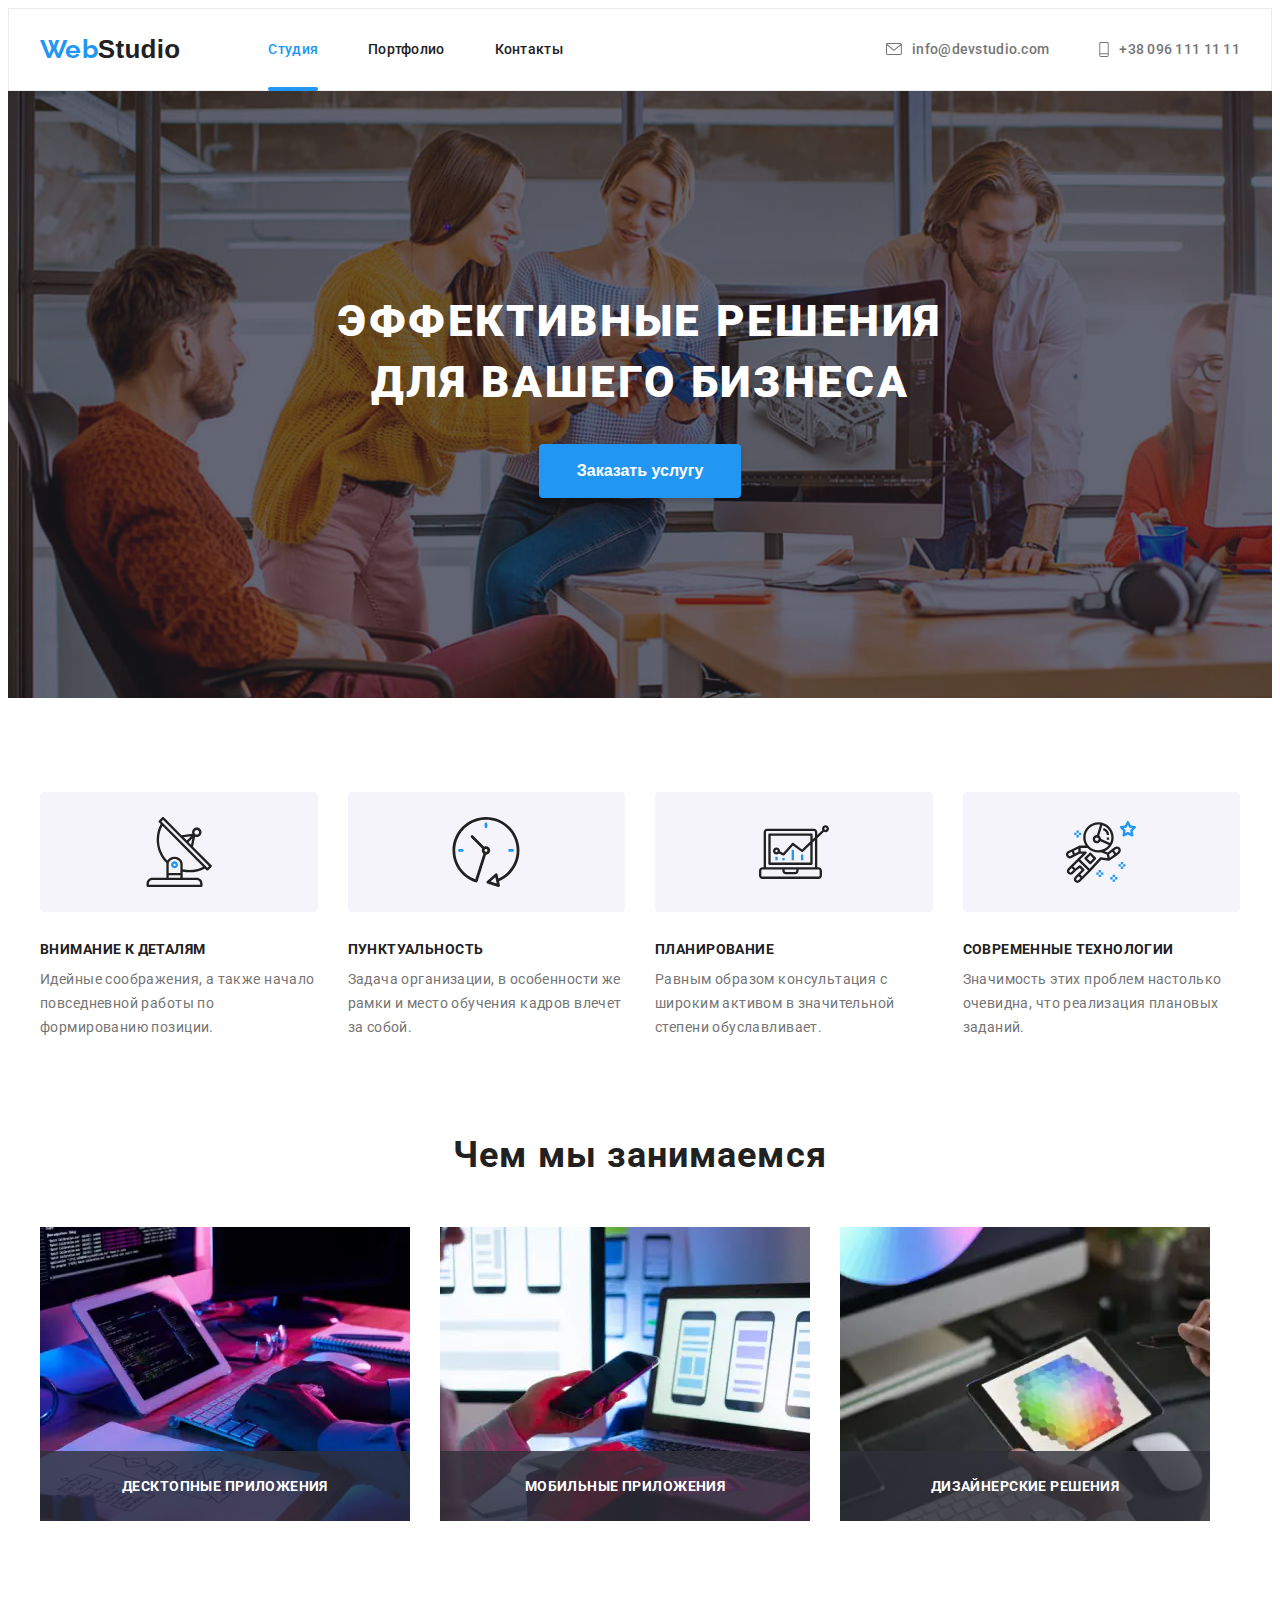
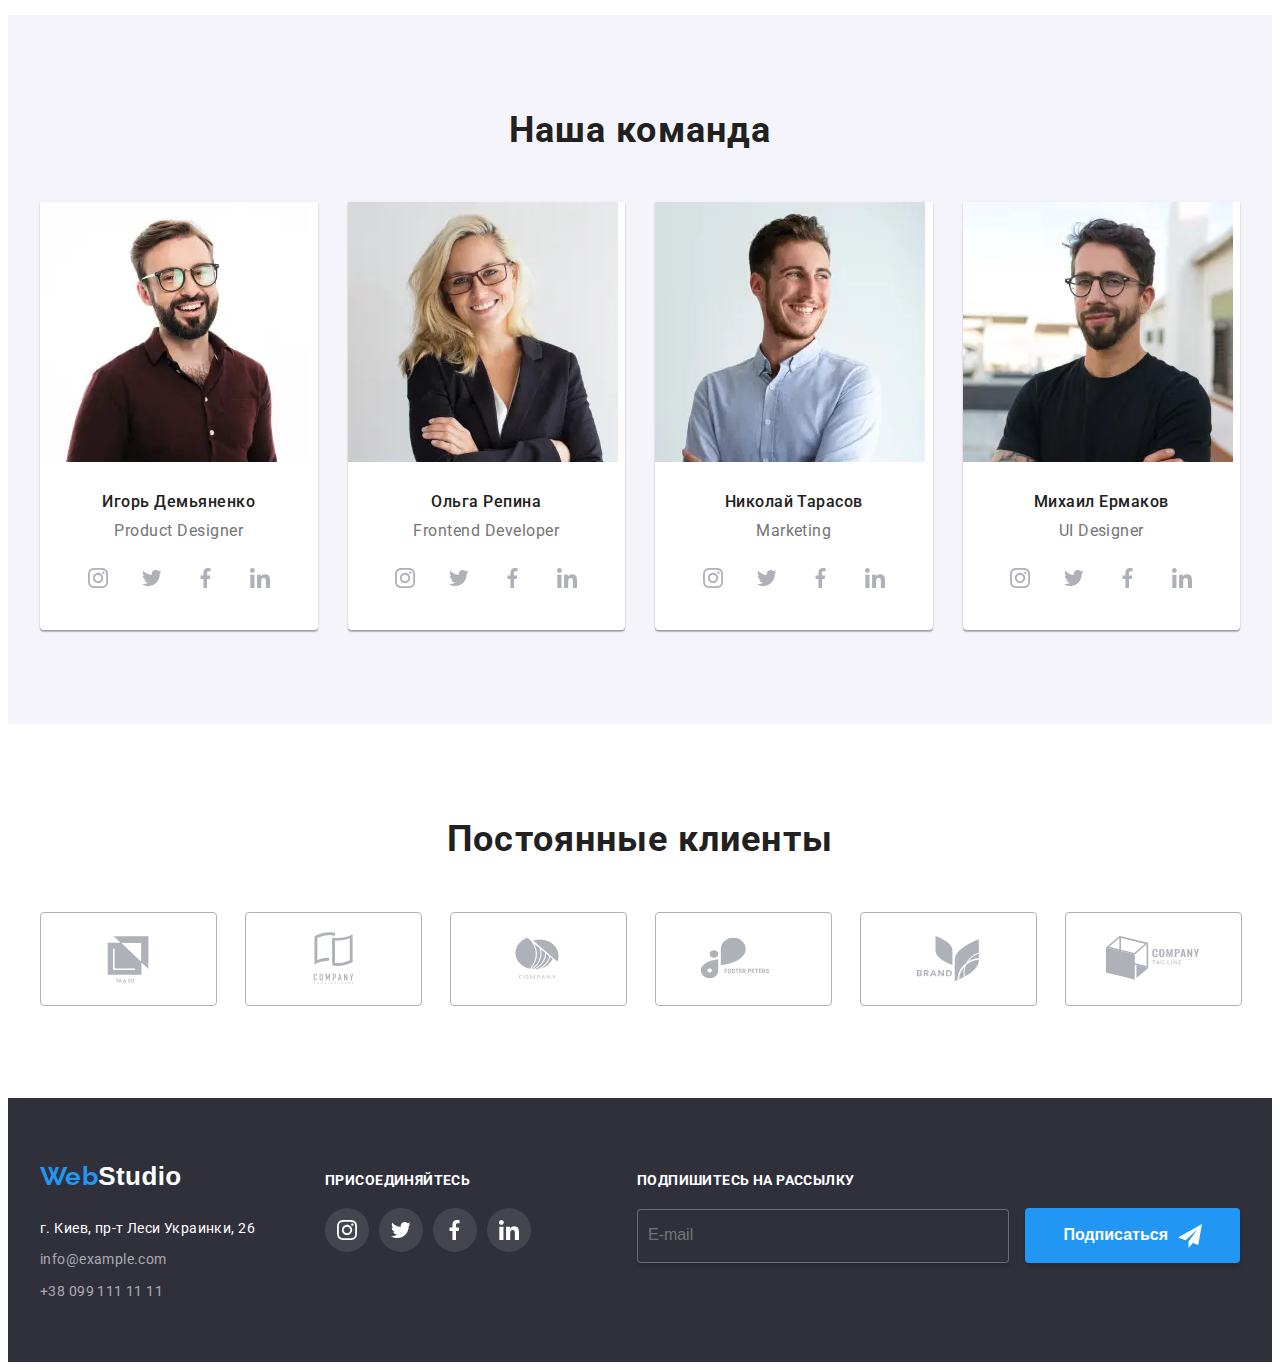
<file: index.html>
<!DOCTYPE html>
<html lang="ru">
  <head>
    <meta charset="UTF-8" />
    <meta http-equiv="X-UA-Compatible" content="IE=edge" />
    <meta name="viewport" content="width=, initial-scale=1.0" />
    <title>HomeWork7</title>
    <link
      rel="stylesheet"
      href="https://cdnjs.cloudflare.com/ajax/libs/modern-normalize/1.1.0/modern-normalize.min.css"
      integrity="sha512-wpPYUAdjBVSE4KJnH1VR1HeZfpl1ub8YT/NKx4PuQ5NmX2tKuGu6U/JRp5y+Y8XG2tV+wKQpNHVUX03MfMFn9Q=="
      crossorigin="anonymous"
      referrerpolicy="no-referrer"
    />
    <link
      href="https://fonts.googleapis.com/css2?family=Raleway:wght@700&family=Roboto:wght@400;500;700;900&display=swap"
      rel="stylesheet"
    />
    <link rel="stylesheet" href="./css/main.min.css" />
  </head>
  <body>
    <header class="header">
      <div class="header__container container">
        <nav class="nav">
          <a href="./index.html" lang="en" class="logo link">
            Web<span class="logo__web-header">Studio</span>
          </a>
          <ul class="nav__list list">
            <li>
              <a href="./index.html" class="nav__link link nav__link_current"
                >Студия</a
              >
            </li>
            <li>
              <a href="./portfolio.html" class="nav__link link">Портфолио</a>
            </li>
            <li>
              <a href="./contacts.html" class="nav__link link">Контакты</a>
            </li>
          </ul>
        </nav>

        <ul class="header-contact list">
          <li class="header-contact__list">
            <a
              href="mailto:info@devstudio.com"
              target="_blank"
              class="header-contact__mail link"
            >
              <svg class="header-contact__icon" width="16" height="12">
                <use href="./images/icons/sprite.svg#icon-mail"></use>
              </svg>
              info@devstudio.com
            </a>
          </li>
          <li class="header-contact__list">
            <a href="tel:+380961111111" class="header-contact__tel link">
              <svg class="header-contact__icon" width="10" height="15">
                <use href="./images/icons/sprite.svg#icon-tel"></use>
              </svg>
              +38 096 111 11 11
            </a>
          </li>
        </ul>

        <button type="button" class="button__menu-burgher" data-menu-open>
          <svg class="icon__menu-burgher" width="40" height="40">
            <use href="./images/icons/sprite.svg#icon-menu_burgher"></use>
          </svg>
        </button>
      </div>
      <div class="mobile-menu" data-menu>
        <div class="container mobile-menu__container">
          <button class="mobile-menu__close-btn" data-menu-close>
            <svg class="mobile-menu__close-icon" width="40" height="40">
              <use href="./images/icons/sprite.svg#mobile-menu-close"></use>
            </svg>
          </button>
          <ul class="mobile-menu__nav list">
            <li class="mobile-menu__item">
              <a
                href="./index.html"
                class="mobile-menu__link link mobile-menu__current"
                >Студия</a
              >
            </li>
            <li class="mobile-menu__item">
              <a href="./portfolio.html" class="mobile-menu__link link"
                >Портфолио</a
              >
            </li>
            <li class="mobile-menu__item">
              <a href="./contacts.html" class="mobile-menu__link link"
                >Контакты</a
              >
            </li>
          </ul>
          <div class="mobile-bottom">
            <ul class="mobile-contact__list list">
              <li class="mobile-contact__item">
                <a href="tel:+380961111111" class="mobile-contact__link link"
                  >+38 096 111 11 11</a
                >
              </li>
              <li class="mobile-contact__item">
                <a
                  href="mailto:info@devstudio.com"
                  class="mobile-contact__link link"
                  >info@devstudio.com</a
                >
              </li>
            </ul>
            <ul class="mobile-social__list list">
              <li class="mobile-social__item">
                <a href="" class="mobile-social__link link">Instagram</a>
              </li>
              <li class="mobile-social__item">
                <a href="" class="mobile-social__link link">Twitter</a>
              </li>
              <li class="mobile-social__item">
                <a href="" class="mobile-social__link link">Facebook</a>
              </li>
              <li class="mobile-social__item">
                <a href="" class="mobile-social__link link">Linkedin</a>
              </li>
            </ul>
          </div>
        </div>
      </div>
    </header>

    <main>
      <section class="hero">
        <div class="hero__container container">
          <h1 class="hero__title">Эффективные решения для вашего бизнеса</h1>
          <button type="button" class="button primary" data-modal-open>
            Заказать услугу
          </button>
        </div>
      </section>

      <section class="description">
        <div class="container">
          <h2 class="section-title visually-hidden">Описание</h2>
          <ul class="description__list list">
            <li>
              <div class="description__box">
                <svg class="description__icon" width="70" height="70">
                  <use href="./images/icons/sprite.svg#icon-anten"></use>
                </svg>
              </div>

              <h3 class="description__card-title">Внимание к деталям</h3>
              <p>
                Идейные соображения, а также начало повседневной работы по
                формированию позиции.
              </p>
            </li>
            <li>
              <div class="description__box">
                <svg class="description__icon" width="70" height="70">
                  <use href="./images/icons/sprite.svg#icon-clock"></use>
                </svg>
              </div>

              <h3 class="description__card-title">Пунктуальность</h3>
              <p>
                Задача организации, в особенности же рамки и место обучения
                кадров влечет за собой.
              </p>
            </li>
            <li>
              <div class="description__box">
                <svg class="description__icon" width="70" height="70">
                  <use href="./images/icons/sprite.svg#icon-diagram"></use>
                </svg>
              </div>
              <h3 class="description__card-title">Планирование</h3>
              <p>
                Равным образом консультация с широким активом в значительной
                степени обуславливает.
              </p>
            </li>
            <li>
              <div class="description__box">
                <svg class="description__icon" width="70" height="70">
                  <use href="./images/icons/sprite.svg#icon-astronaut"></use>
                </svg>
              </div>
              <h3 class="description__card-title">Современные технологии</h3>
              <p>
                Значимость этих проблем настолько очевидна, что реализация
                плановых заданий.
              </p>
            </li>
          </ul>
        </div>
      </section>

      <section class="occupation">
        <div class="container">
          <h2 class="section-title">Чем мы занимаемся</h2>
          <ul class="occupation__image-list list">
            <li class="occupation__image-item">
              <picture class="picture">
                <source srcset="./images/occupation/img3.webp 1x, ./images/occupation/img3@2x.webp 2x" media="(min-width: 1200px)" type="image/webp"/>
                <source srcset="./images/occupation/img3.jpg 1x, ./images/occupation/img3@2x.jp 2x" media="(min-width: 1200px)"/>
                <img src="#" alt="Работа в процессе" width="370" height="294" />
              </picture>
              <div class="occupation__image-box">
                <p class="occupation__image-title">Десктопные приложения</p>
              </div>
            </li>
            <li class="occupation__image-item">
              <picture class="picture">
                <source srcset="./images/occupation/img2.webp 1x, ./images/occupation/img2@2x.webp 2x" media="(min-width: 1200px)" type="image/webp" />
                <source srcset="./images/occupation/img2.jpg 1x, ./images/occupation/img2@2x.jpg 2x" media="(min-width: 1200px)" />
                <img src="#" alt="Работа в процессе" width="370" height="294" />
              </picture>
              <div class="occupation__image-box">
                <p class="occupation__image-title">Мобильные приложения</p>
              </div>
            </li>
            <li class="occupation__image-item">
              <picture class="picture">
                <source srcset="./images/occupation/img1.webp 1x, ./images/occupation/img1@2x.webp 2x" media="(min-width: 1200px)" type="image/webp" />
                <source srcset="./images/occupation/img1.jpg 1x, ./images/occupation/img1@2x.jpg 2x" media="(min-width: 1200px)" />
                <img src="#" alt="Работа в процессе" width="370" height="294" />
              </picture>
              <div class="occupation__image-box">
                <p class="occupation__image-title">Дизайнерские решения</p>
              </div>
            </li>
          </ul>
        </div>
      </section>

      <section class="team">
        <div class="container">
          <h2 class="section-title">Наша команда</h2>

          <ul class="team__list list">
            <li class="team__member">
              <picture class="picture">
                <source
                  srcset="
                    ./images/team/igori/img-dasktop.webp    1x,
                    ./images/team/igori/img-dasktop@2x.webp 2x
                  "
                  media="(min-width: 1200px)"
                  type="image/webp"
                />
                <source
                  srcset="
                    ./images/team/igori/img-dasktop.jpg    1x,
                    ./images/team/igori/img-dasktop@2x.jpg 2x
                  "
                  media="(min-width: 1200px)"
                />
                <source
                  srcset="
                    ./images/team/igori/img-tablet.webp    1x,
                    ./images/team/igori/img-tablet@2x.webp 2x
                  "
                  media="(min-width: 768px)"
                  type="image/webp"
                />
                <source
                  srcset="
                    ./images/team/igori/img-tablet.jpg    1x,
                    ./images/team/igori/img-tablet@2x.jpg 2x
                  "
                  media="(min-width: 768px)"
                />
                <source
                  srcset="
                    ./images/team/igori/img-mobile.webp    1x,
                    ./images/team/igori/img-mobile@2x.webp 2x
                  "
                  media="(max-width: 767px)"
                  type="image/webp"
                />
                <source
                  srcset="
                    ./images/team/igori/img-mobile.jpg    1x,
                    ./images/team/igori/img-mobile@2x.jpg 2x
                  "
                  media="(max-width: 767px)"
                />
                <img
                  src="./images/team/igori/img-mobile.jpg"
                  alt="Игорь Демьяненко"
                  class="team__member-img"
                />
              </picture>
              <div class="team__member-description">
                <h3 class="team__member-name">Игорь Демьяненко</h3>
                <p>Product Designer</p>

                <ul class="social-list list">
                  <li class="social-list__item">
                    <a
                      href=""
                      class="social-list__link link"
                      aria-label="instagram icon"
                    >
                      <svg class="social-list__icon" width="20" height="20">
                        <use
                          href="./images/icons/sprite.svg#icon-instagram"
                        ></use>
                      </svg>
                    </a>
                  </li>
                  <li class="social-list__item">
                    <a
                      href=""
                      class="social-list__link link"
                      aria-label="twitter icon"
                    >
                      <svg class="social-list__icon" width="20" height="20">
                        <use
                          href="./images/icons/sprite.svg#icon-twitter"
                        ></use>
                      </svg>
                    </a>
                  </li>
                  <li class="social-list__item">
                    <a
                      href=""
                      class="social-list__link link"
                      aria-label="facebook icon"
                    >
                      <svg class="social-list__icon" width="20" height="20">
                        <use
                          href="./images/icons/sprite.svg#icon-facebook"
                        ></use>
                      </svg>
                    </a>
                  </li>
                  <li class="social-list__item">
                    <a
                      href=""
                      class="social-list__link link"
                      aria-label="linkedin icon"
                    >
                      <svg class="social-list__icon" width="20" height="20">
                        <use
                          href="./images/icons/sprite.svg#icon-linkedin"
                        ></use>
                      </svg>
                    </a>
                  </li>
                </ul>
              </div>
            </li>
            <li class="team__member">
              <picture class="picture">
                <source
                  srcset="
                    ./images/team/olga/img-dasktop.webp    1x,
                    ./images/team/olga/img-dasktop@2x.webp 2x
                  "
                  media="(min-width: 1200px)"
                  type="image/webp"
                />
                <source
                  srcset="
                    ./images/team/olga/img-dasktop.jpg    1x,
                    ./images/team/olga/img-dasktop@2x.jpg 2x
                  "
                  media="(min-width: 1200px)"
                />
                <source
                  srcset="
                    ./images/team/olga/img-tablet.webp    1x,
                    ./images/team/olga/img-tablet@2x.webp 2x
                  "
                  media="(min-width: 768px)"
                  type="image/webp"
                />
                <source
                  srcset="
                    ./images/team/olga/img-tablet.jpg    1x,
                    ./images/team/olga/img-tablet@2x.jpg 2x
                  "
                  media="(min-width: 768px)"
                />
                <source
                  srcset="
                    ./images/team/olga/img-mobile.webp    1x,
                    ./images/team/olga/img-mobile@2x.webp 2x
                  "
                  media="(max-width: 767px)"
                  type="image/webp"
                />
                <source
                  srcset="
                    ./images/team/olga/img-mobile.jpg    1x,
                    ./images/team/olga/img-mobile@2x.jpg 2x
                  "
                  media="(max-width: 767px)"
                />
                <img
                  src="./images/team/olga/img-mobile.jpg"
                  alt="Ольга Репина"
                  class="team__member-img"
                />
              </picture>
              <div class="team__member-description">
                <h3 class="team__member-name">Ольга Репина</h3>
                <p>Frontend Developer</p>

                <ul class="social-list list">
                  <li class="social-list__item">
                    <a
                      href=""
                      class="social-list__link link"
                      aria-label="instgram icon"
                    >
                      <svg class="social-list__icon" width="20" height="20">
                        <use
                          href="./images/icons/sprite.svg#icon-instagram"
                        ></use>
                      </svg>
                    </a>
                  </li>
                  <li class="social-list__item">
                    <a
                      href=""
                      class="social-list__link link"
                      aria-label="twittwr icon"
                    >
                      <svg class="social-list__icon" width="20" height="20">
                        <use
                          href="./images/icons/sprite.svg#icon-twitter"
                        ></use>
                      </svg>
                    </a>
                  </li>
                  <li class="social-list__item">
                    <a
                      href=""
                      class="social-list__link link"
                      aria-label="facebook icon"
                    >
                      <svg class="social-list__icon" width="20" height="20">
                        <use
                          href="./images/icons/sprite.svg#icon-facebook"
                        ></use>
                      </svg>
                    </a>
                  </li>
                  <li class="social-list__item">
                    <a
                      href=""
                      class="social-list__link link"
                      aria-label="linkedin icon"
                    >
                      <svg class="social-list__icon" width="20" height="20">
                        <use
                          href="./images/icons/sprite.svg#icon-linkedin"
                        ></use>
                      </svg>
                    </a>
                  </li>
                </ul>
              </div>
            </li>
            <li class="team__member">
              <picture class="picture">
                <source
                  srcset="
                    ./images/team/nicolai/img-dasktop.webp    1x,
                    ./images/team/nicolai/img-dasktop@2x.webp 2x
                  "
                  media="(min-width: 1200px)"
                  type="image/webp"
                />
                <source
                  srcset="
                    ./images/team/nicolai/img-dasktop.jpg    1x,
                    ./images/team/nicolai/img-dasktop@2x.jpg 2x
                  "
                  media="(min-width: 1200px)"
                />
                <source
                  srcset="
                    ./images/team/nicolai/img-tablet.webp    1x,
                    ./images/team/nicolai/img-tablet@2x.webp 2x
                  "
                  media="(min-width: 768px)"
                  type="image/webp"
                />
                <source
                  srcset="
                    ./images/team/nicolai/img-tablet.jpg    1x,
                    ./images/team/nicolai/img-tablet@2x.jpg 2x
                  "
                  media="(min-width: 768px)"
                />
                <source
                  srcset="
                    ./images/team/nicolai/img-mobile.webp    1x,
                    ./images/team/nicolai/img-mobile@2x.webp 2x
                  "
                  media="(max-width: 767px)"
                  type="image/webp"
                />
                <source
                  srcset="
                    ./images/team/nicolai/img-mobile.jpg    1x,
                    ./images/team/nicolai/img-mobile@2x.jpg 2x
                  "
                  media="(max-width: 767px)"
                />
                <img
                  src="./images/team/nicolai/img-mobile.jpg"
                  alt="Николай Тарасов"
                  class="team__member-img"
                />
              </picture>
              <div class="team__member-description">
                <h3 class="team__member-name">Николай Тарасов</h3>
                <p>Marketing</p>

                <ul class="social-list list">
                  <li class="social-list__item">
                    <a
                      href=""
                      class="social-list__link link"
                      aria-label="instgram icon"
                    >
                      <svg class="social-list__icon" width="20" height="20">
                        <use
                          href="./images/icons/sprite.svg#icon-instagram"
                        ></use>
                      </svg>
                    </a>
                  </li>
                  <li class="social-list__item">
                    <a
                      href=""
                      class="social-list__link link"
                      aria-label="twittwr icon"
                    >
                      <svg class="social-list__icon" width="20" height="20">
                        <use
                          href="./images/icons/sprite.svg#icon-twitter"
                        ></use>
                      </svg>
                    </a>
                  </li>
                  <li class="social-list__item">
                    <a
                      href=""
                      class="social-list__link link"
                      aria-label="facebook icon"
                    >
                      <svg class="social-list__icon" width="20" height="20">
                        <use
                          href="./images/icons/sprite.svg#icon-facebook"
                        ></use>
                      </svg>
                    </a>
                  </li>
                  <li class="social-list__item">
                    <a
                      href=""
                      class="social-list__link link"
                      aria-label="linkedin icon"
                    >
                      <svg class="social-list__icon" width="20" height="20">
                        <use
                          href="./images/icons/sprite.svg#icon-linkedin"
                        ></use>
                      </svg>
                    </a>
                  </li>
                </ul>
              </div>
            </li>
            <li class="team__member">
              <picture class="picture">
                <source
                  srcset="
                    ./images/team/mihail/img-dasktop.webp    1x,
                    ./images/team/mihail/img-dasktop@2x.webp 2x
                  "
                  media="(min-width: 1200px)"
                  type="image/webp"
                />
                <source
                  srcset="
                    ./images/team/mihail/img-dasktop.jpg    1x,
                    ./images/team/mihail/img-dasktop@2x.jpg 2x
                  "
                  media="(min-width: 1200px)"
                />
                <source
                  srcset="
                    ./images/team/mihail/img-tablet.webp    1x,
                    ./images/team/mihail/img-tablet@2x.webp 2x
                  "
                  media="(min-width: 768px)"
                  type="image/webp"
                />
                <source
                  srcset="
                    ./images/team/mihail/img-tablet.jpg    1x,
                    ./images/team/mihail/img-tablet@2x.jpg 2x
                  "
                  media="(min-width: 768px)"
                />
                <source
                  srcset="
                    ./images/team/mihail/img-mobile.webp    1x,
                    ./images/team/mihail/img-mobile@2x.webp 2x
                  "
                  media="(max-width: 767px)"
                  type="image/webp"
                />
                <source
                  srcset="
                    ./images/team/mihail/img-mobile.jpg    1x,
                    ./images/team/mihail/img-mobile@2x.jpg 2x
                  "
                  media="(max-width: 767px)"
                />
                <img
                  src="./images/team/mihail/img-mobile.jpg"
                  alt="Михаил Ермаков"
                  class="team__member-img"
                />
              </picture>
              <div class="team__member-description">
                <h3 class="team__member-name">Михаил Ермаков</h3>
                <p>UI Designer</p>

                <ul class="social-list list">
                  <li class="social-list__item">
                    <a
                      href=""
                      class="social-list__link link"
                      aria-label="instgram icon"
                    >
                      <svg class="social-list__icon" width="20" height="20">
                        <use
                          href="./images/icons/sprite.svg#icon-instagram"
                        ></use>
                      </svg>
                    </a>
                  </li>
                  <li class="social-list__item">
                    <a
                      href=""
                      class="social-list__link link"
                      aria-label="twittwr icon"
                    >
                      <svg class="social-list__icon" width="20" height="20">
                        <use
                          href="./images/icons/sprite.svg#icon-twitter"
                        ></use>
                      </svg>
                    </a>
                  </li>
                  <li class="social-list__item">
                    <a
                      href=""
                      class="social-list__link link"
                      aria-label="facebook icon"
                    >
                      <svg class="social-list__icon" width="20" height="20">
                        <use
                          href="./images/icons/sprite.svg#icon-facebook"
                        ></use>
                      </svg>
                    </a>
                  </li>
                  <li class="social-list__item">
                    <a
                      href=""
                      class="social-list__link link"
                      aria-label="linkedin icon"
                    >
                      <svg class="social-list__icon" width="20" height="20">
                        <use
                          href="./images/icons/sprite.svg#icon-linkedin"
                        ></use>
                      </svg>
                    </a>
                  </li>
                </ul>
              </div>
            </li>
          </ul>
        </div>
      </section>

      <section class="section regular-costumer">
        <div class="container conteienr-regular-costuemer">
          <h2 class="section-title">Постоянные клиенты</h2>

          <ul class="regular-costumer__list list">
            <li class="regular-costumer__item">
              <a href="" class="regular-costumer__link link">
                <svg class="regular-costumer__icon" width="106" height="60">
                  <use href="./images/icons/sprite.svg#icon-logo1"></use>
                </svg>
              </a>
            </li>
            <li class="regular-costumer__item">
              <a href="" class="regular-costumer__link link">
                <svg class="regular-costumer__icon" width="106" height="60">
                  <use href="./images/icons/sprite.svg#icon-logo2"></use>
                </svg>
              </a>
            </li>
            <li class="regular-costumer__item">
              <a href="" class="regular-costumer__link link">
                <svg class="regular-costumer__icon" width="106" height="60">
                  <use href="./images/icons/sprite.svg#icon-logo3"></use>
                </svg>
              </a>
            </li>
            <li class="regular-costumer__item">
              <a href="" class="regular-costumer__link link">
                <svg class="regular-costumer__icon" width="106" height="60">
                  <use href="./images/icons/sprite.svg#icon-logo4"></use>
                </svg>
              </a>
            </li>
            <li class="regular-costumer__item">
              <a href="" class="regular-costumer__link link">
                <svg class="regular-costumer__icon" width="106" height="60">
                  <use href="./images/icons/sprite.svg#icon-logo5"></use>
                </svg>
              </a>
            </li>
            <li class="regular-costumer__item">
              <a href="" class="regular-costumer__link link">
                <svg class="regular-costumer__icon" width="106" height="60">
                  <use href="./images/icons/sprite.svg#icon-logo6"></use>
                </svg>
              </a>
            </li>
          </ul>
        </div>
      </section>
    </main>

    <footer class="footer">
      <div class="container footer__container">
        <div class="footer__contact footer__tablet">
          <a href="./index.html" lang="en" class="logo link">
            Web<span class="logo__web-footer">Studio</span>
          </a>

          <address class="address">
            <ul class="address-list list">
              <li>
                <a
                  href="https://goo.gl/maps/LXxyCiQPrvKgXTaXA"
                  target="_blank"
                  rel="noopener noreferrer"
                  class="address-map link"
                  >г. Киев, пр-т Леси Украинки, 26</a
                >
              </li>
              <li>
                <a href="mailto:info@example.com" class="address-mail link"
                  >info@example.com</a
                >
              </li>
              <li>
                <a href="te:+380991111111" class="address-tel link"
                  >+38 099 111 11 11</a
                >
              </li>
            </ul>
          </address>
        </div>

        <div class="footer__scial footer__tablet">
          <h2 class="footer__social-invition">присоединяйтесь</h2>

          <ul class="footer-social-list list">
            <li class="footer-social-list__item">
              <a
                href=""
                class="footer-social-list__link link"
                aria-label="instgram icon"
              >
                <svg class="footer-social-list__icon" width="20" height="20">
                  <use href="./images/icons/sprite.svg#icon-instagram"></use>
                </svg>
              </a>
            </li>
            <li class="footer-social-list__item">
              <a
                href=""
                class="footer-social-list__link link"
                aria-label="twittwr icon"
              >
                <svg class="footer-social-list__icon" width="20" height="20">
                  <use href="./images/icons/sprite.svg#icon-twitter"></use>
                </svg>
              </a>
            </li>
            <li class="footer-social-list__item">
              <a
                href=""
                class="footer-social-list__link link"
                aria-label="facebook icon"
              >
                <svg class="footer-social-list__icon" width="20" height="20">
                  <use href="./images/icons/sprite.svg#icon-facebook"></use>
                </svg>
              </a>
            </li>
            <li class="footer-social-list__item">
              <a
                href=""
                class="footer-social-list__link link"
                aria-label="linkedin icon"
              >
                <svg class="footer-social-list__icon" width="20" height="20">
                  <use href="./images/icons/sprite.svg#icon-linkedin"></use>
                </svg>
              </a>
            </li>
          </ul>
        </div>

        <form class="footer-form footer-form__modify">
          <p class="footer-form__title">Подпишитесь на рассылку</p>
          <label class="footer-form__label">
            <!-- <p class="footer-form__title">Подпишитесь на рассылку</p> -->
            <input
              type="email"
              name="user-email"
              class="footer-farm__email"
              placeholder="E-mail"
            />
          </label>
          <button type="submit" class="button footer-form__button">
            Подписаться
            <svg class="footer-farm__icon" width="24" height="24">
              <use href="./images/icons/sprite.svg#icon-send"></use>
            </svg>
          </button>
        </form>
      </div>
    </footer>

    <div class="backdrop is-hidden" data-modal>
      <div class="modal">
        <button type="button" class="close-btn" data-modal-close>
          <svg class="close-btn-icon" width="11" height="11">
            <use href="./images/icons/sprite.svg#icon-close"></use>
          </svg>
        </button>

        <form class="modal-form">
          <p class="modal-form-head">Оставьте свои данные, мы вам перезвоним</p>
          <label class="modal-form-field">
            Имя
            <span class="modal-form-input-wrapper">
              <input
                class="modal-form-input"
                type="text"
                name="user-name"
                pattern="[a-zA-Za-яёA-Яё]+"
                minlength="2"
                title="Введите имя"
                required
                placeholder=""
              />
              <svg class="modal-form-icon" width="18" height="18">
                <use href="./images/icons/sprite.svg#icon-form-person"></use>
              </svg>
            </span>
          </label>
          <label class="modal-form-field">
            Телефон
            <span class="modal-form-input-wrapper">
              <input
                class="modal-form-input"
                type="tel"
                name="user-number"
                pattern="[0-9]{3}-[0-9]{3}-[0-9]{2}-[0-9]{2}"
                title="777-777-77-77"
                required
                placeholder=""
              />
              <svg class="modal-form-icon" width="18" height="18">
                <use href="./images/icons/sprite.svg#icon-form-phone"></use>
              </svg>
            </span>
          </label>
          <label class="modal-form-field">
            Почта
            <span class="modal-form-input-wrapper">
              <input
                class="modal-form-input"
                type="email"
                name="user-email"
                title="Введите емаил аддресс"
                required
                placeholder=""
              />
              <svg class="modal-form-icon" width="18" height="18">
                <use href="./images/icons/sprite.svg#icon-form-email"></use>
              </svg>
            </span>
          </label>
          <label class="modal-form-field">
            Комментарий
            <textarea
              class="modal-form-message"
              name="user-message"
              placeholder="Введите текст..."
            ></textarea>
          </label>
          <input
            type="checkbox"
            class="modal-form-checkbox visually-hidden"
            id="accept-policy"
          />
          <label for="accept-policy" class="modal-form-checkbox-label">
            Соглашаюсь с рассылкой и принимаю &nbsp;
            <a href="" class="modal-form-checkbox-link">Условия договора</a>
          </label>

          <button type="submit" class="button modal-form-button">
            Отправить
          </button>
        </form>
      </div>
    </div>
    <script src="./js/menu.js"></script>
    <script src="./js/modal.js"></script>
  </body>
</html>
</file>
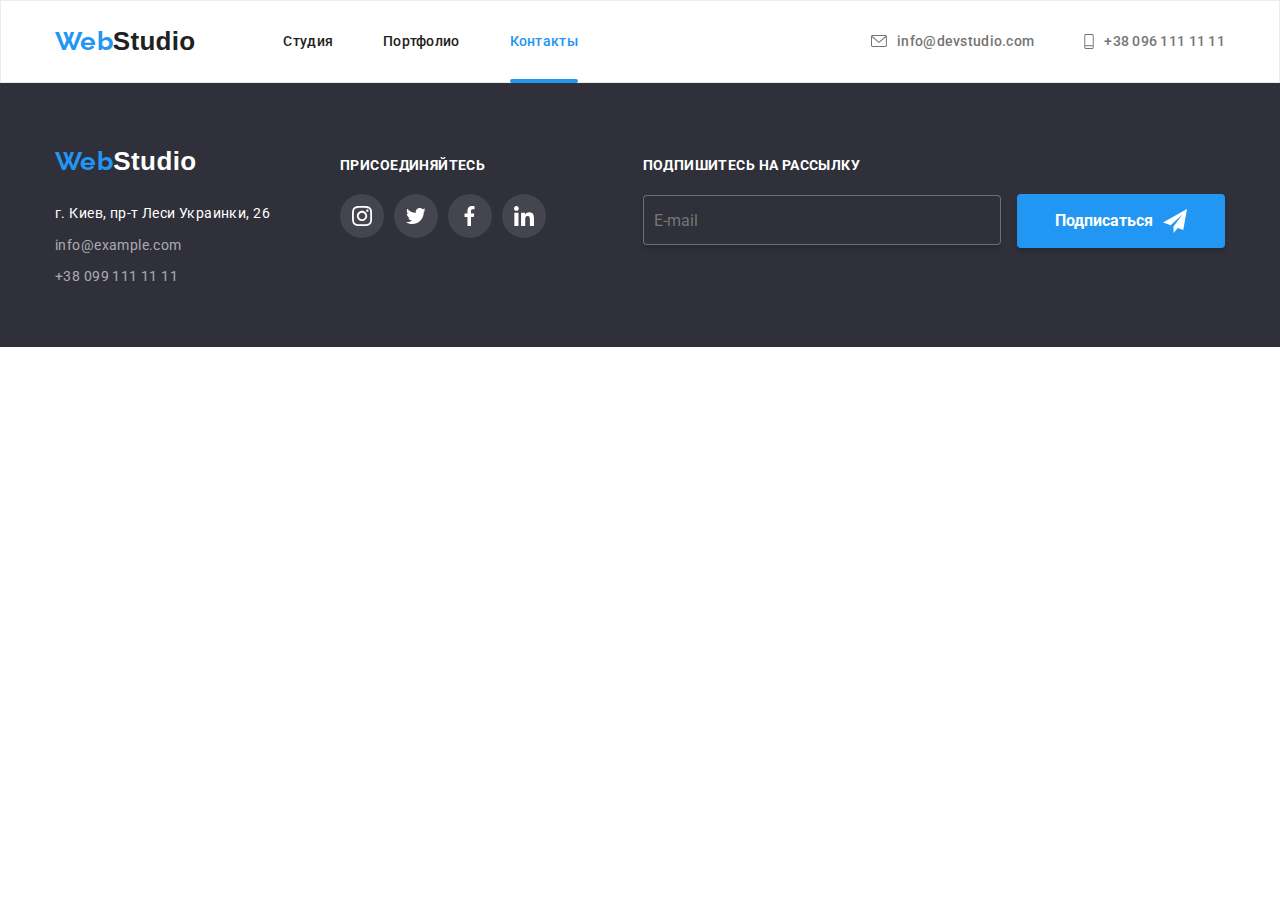
<file: contacts.html>
<!DOCTYPE html>
<html lang="ru">
<head>
    <meta charset="UTF-8">
    <meta http-equiv="X-UA-Compatible" content="IE=edge">
    <meta name="viewport" content="width=device-width, initial-scale=1.0">
    <title>Document</title>
    <link href="https://fonts.googleapis.com/css2?family=Raleway:wght@700&family=Roboto:wght@400;500;700;900&display=swap"
        rel="stylesheet">
    <link rel="stylesheet" href="https://cdnjs.cloudflare.com/ajax/libs/modern-normalize/1.1.0/modern-normalize.min.css" />
    <link rel="stylesheet" href="./css/main.min.css">
</head>

<div class="conteiner">
<body>
    <header class="header">
        <div class="header__container container">
            <nav class="nav">
                <a href="./index.html" lang="en" class="logo link">
                    Web<span class="logo__web-header">Studio</span>
                </a>
                <ul class="nav__list list">
                    <li><a href="./index.html" class="nav__link link">Студия</a></li>
                    <li><a href="./portfolio.html" class="nav__link link">Портфолио</a></li>
                    <li><a href="./contacts.html" class="nav__link link nav__link_current">Контакты</a></li>
                </ul>
            </nav>
    
            <ul class="header-contact list">
                <li class="header-contact__list">
                    <a href="mailto:info@devstudio.com" target="_blank" class="header-contact__mail link">
                        <svg class="header-contact__icon" width="16" height="12">
                            <use href="./images/icons/sprite.svg#icon-mail"></use>
                        </svg>
                        info@devstudio.com
                    </a>
                </li>
                <li class="header-contact__list">
                    <a href="tel:+380961111111" class="header-contact__tel link">
                        <svg class="header-contact__icon" width="10" height="15">
                            <use href="./images/icons/sprite.svg#icon-tel"></use>
                        </svg>
                        +38 096 111 11 11
                    </a>
                </li>
            </ul>
    
            <button type="button" class="button__menu-burgher" data-menu-open>
                <svg class="icon__menu-burgher" width="40" height="40">
                    <use href="./images/icons/sprite.svg#icon-menu_burgher"></use>
                </svg>
            </button>
        </div>
        <div class="mobile-menu" data-menu>
            <div class="container mobile-menu__container">
                <button class="mobile-menu__close-btn" data-menu-close>
                    <svg class="mobile-menu__close-icon" width="40" height="40">
                        <use href="./images/icons/sprite.svg#mobile-menu-close"></use>
                    </svg>
                </button>
                <ul class="mobile-menu__nav list">
                    <li class="mobile-menu__item">
                        <a href="./index.html" class="mobile-menu__link link">Студия</a>
                    </li>
                    <li class="mobile-menu__item">
                        <a href="./portfolio.html" class="mobile-menu__link link">Портфолио</a>
                    </li>
                    <li class="mobile-menu__item">
                        <a href="./contacts.html" class="mobile-menu__link link mobile-menu__current">Контакты</a>
                    </li>
                </ul>
                <div class="mobile-bottom">
                    <ul class="mobile-contact__list list">
                        <li class="mobile-contact__item">
                            <a href="tel:+380961111111" class="mobile-contact__link link">+38 096 111 11 11</a>
                        </li>
                        <li class="mobile-contact__item">
                            <a href="mailto:info@devstudio.com" class="mobile-contact__link link">info@devstudio.com</a>
                        </li>
                    </ul>
                    <ul class="mobile-social__list list">
                        <li class="mobile-social__item">
                            <a href="" class="mobile-social__link link">Instagram</a>
                        </li>
                        <li class="mobile-social__item">
                            <a href="" class="mobile-social__link link">Twitter</a>
                        </li>
                        <li class="mobile-social__item">
                            <a href="" class="mobile-social__link link">Facebook</a>
                        </li>
                        <li class="mobile-social__item">
                            <a href="" class="mobile-social__link link">Linkedin</a>
                        </li>
                    </ul>
                </div>
            </div>
        </div>
    </header>

    <main></main>

<footer class="footer">

    <div class="container footer__container">

        <div class="footer__contact footer__tablet">

            <a href="./index.html" lang="en" class="logo link">
                Web<span class="logo__web-footer">Studio</span>
            </a>

            <address class="address">
                <ul class="address-list list">
                    <li>
                        <a href="https://goo.gl/maps/LXxyCiQPrvKgXTaXA" target="_blank" rel="noopener noreferrer"
                            class="address-map  link">г. Киев, пр-т Леси Украинки, 26</a>
                    </li>
                    <li>
                        <a href="mailto:info@example.com" class="address-mail link">info@example.com</a>
                    </li>
                    <li>
                        <a href="te:+380991111111" class="address-tel link">+38 099 111 11 11</a>
                    </li>
                </ul>
            </address>

        </div>

        <div class="footer__scial footer__tablet">

            <h2 class="footer__social-invition">присоединяйтесь</h2>

            <ul class="footer-social-list list">
                <li class="footer-social-list__item">
                    <a href="" class="footer-social-list__link link" aria-label="instgram icon">
                        <svg class="footer-social-list__icon" width="20" height="20">
                            <use href="./images/icons/sprite.svg#icon-instagram"></use>
                        </svg>
                    </a>
                </li>
                <li class="footer-social-list__item">
                    <a href="" class="footer-social-list__link link" aria-label="twittwr icon">
                        <svg class="footer-social-list__icon" width="20" height="20">
                            <use href="./images/icons/sprite.svg#icon-twitter"></use>
                        </svg>
                    </a>
                </li>
                <li class="footer-social-list__item">
                    <a href="" class="footer-social-list__link link" aria-label="facebook icon">
                        <svg class="footer-social-list__icon" width="20" height="20">
                            <use href="./images/icons/sprite.svg#icon-facebook"></use>
                        </svg>
                    </a>
                </li>
                <li class="footer-social-list__item">
                    <a href="" class="footer-social-list__link link" aria-label="linkedin icon">
                        <svg class="footer-social-list__icon" width="20" height="20">
                            <use href="./images/icons/sprite.svg#icon-linkedin"></use>
                        </svg>
                    </a>
                </li>
            </ul>

        </div>

        <form class="footer-form footer-form__modify">
            <label class="footer-form__label">
                <p class="footer-form__title">Подпишитесь на рассылку</p>
                <input type="email" name="user-email" class="footer-farm__email" placeholder="E-mail">
            </label>
            <button type="submit" class="button footer-form__button">
                Подписаться
                <svg class="footer-farm__icon" width="24" height="24">
                    <use href="./images/icons/sprite.svg#icon-send"></use>
                </svg>
            </button>
        </form>

    </div>

</footer>


</body>
</div>
</html>
</file>
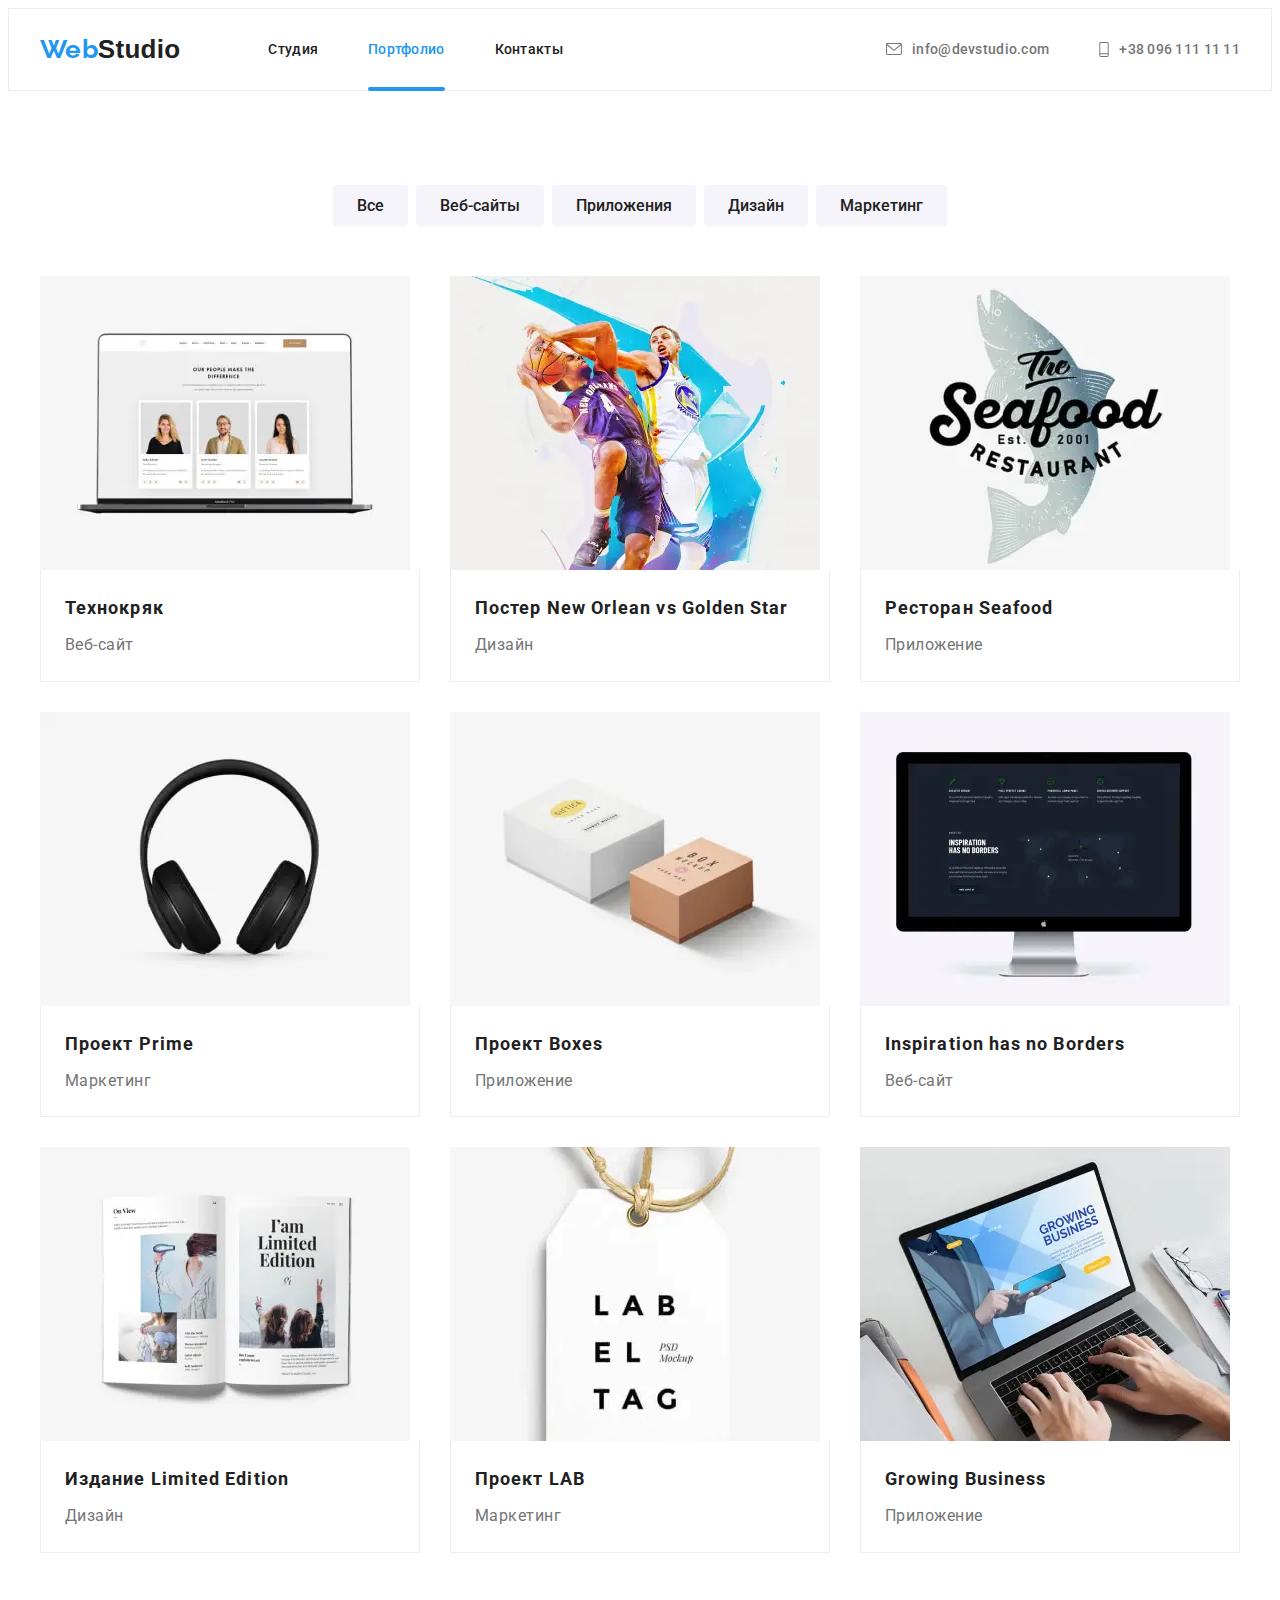
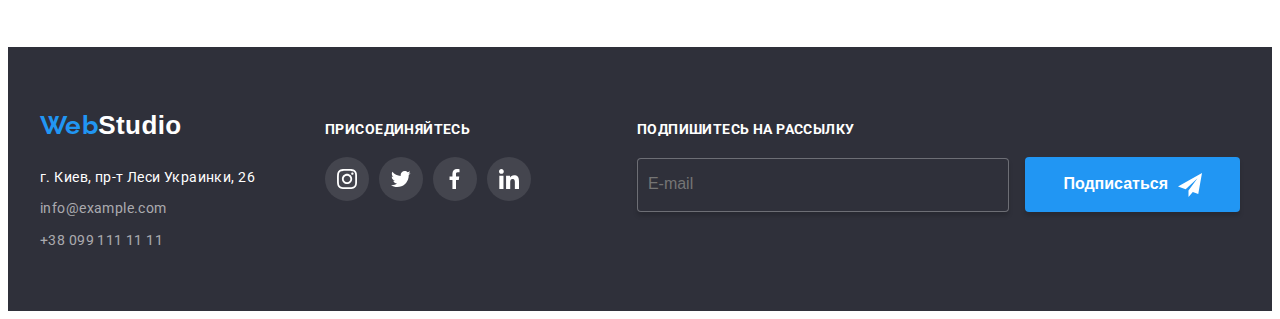
<file: portfolio.html>
<!DOCTYPE html>
<html lang="ru">
<head>
    <meta charset="UTF-8">
    <meta http-equiv="X-UA-Compatible" content="IE=edge">
    <meta name="viewport" content="width=device-width, initial-scale=1.0">
    <title>Document</title>
    <link rel="stylesheet" href="https://cdnjs.cloudflare.com/ajax/libs/modern-normalize/1.1.0/modern-normalize.min.css"
        integrity="sha512-wpPYUAdjBVSE4KJnH1VR1HeZfpl1ub8YT/NKx4PuQ5NmX2tKuGu6U/JRp5y+Y8XG2tV+wKQpNHVUX03MfMFn9Q=="
        crossorigin="anonymous" referrerpolicy="no-referrer" />
    <link href="https://fonts.googleapis.com/css2?family=Raleway:wght@700&family=Roboto:wght@400;500;700;900&display=swap"
        rel="stylesheet">
    <link rel="stylesheet" href="./css/main.min.css">
</head>

<body>

    <header class="header">
        <div class="header__container container">
            <nav class="nav">
                <a href="./index.html" lang="en" class="logo link">
                    Web<span class="logo__web-header">Studio</span>
                </a>
                <ul class="nav__list list">
                    <li><a href="./index.html" class="nav__link link">Студия</a></li>
                    <li><a href="./portfolio.html" class="nav__link link nav__link_current">Портфолио</a></li>
                    <li><a href="./contacts.html" class="nav__link link">Контакты</a></li>
                </ul>
            </nav>
    
            <ul class="header-contact list">
                <li class="header-contact__list">
                    <a href="mailto:info@devstudio.com" target="_blank" class="header-contact__mail link">
                        <svg class="header-contact__icon" width="16" height="12">
                            <use href="./images/icons/sprite.svg#icon-mail"></use>
                        </svg>
                        info@devstudio.com
                    </a>
                </li>
                <li class="header-contact__list">
                    <a href="tel:+380961111111" class="header-contact__tel link">
                        <svg class="header-contact__icon" width="10" height="15">
                            <use href="./images/icons/sprite.svg#icon-tel"></use>
                        </svg>
                        +38 096 111 11 11
                    </a>
                </li>
            </ul>
    
            <button type="button" class="button__menu-burgher" data-menu-open>
                <svg class="icon__menu-burgher" width="40" height="40">
                    <use href="./images/icons/sprite.svg#icon-menu_burgher"></use>
                </svg>
            </button>
        </div>
        <div class="mobile-menu" data-menu>
            <div class="container mobile-menu__container">
                <button class="mobile-menu__close-btn" data-menu-close>
                    <svg class="mobile-menu__close-icon" width="40" height="40">
                        <use href="./images/icons/sprite.svg#mobile-menu-close"></use>
                    </svg>
                </button>
                <ul class="mobile-menu__nav list">
                    <li class="mobile-menu__item">
                        <a href="./index.html" class="mobile-menu__link link">Студия</a>
                    </li>
                    <li class="mobile-menu__item">
                        <a href="./portfolio.html" class="mobile-menu__link link mobile-menu__current">Портфолио</a>
                    </li>
                    <li class="mobile-menu__item">
                        <a href="./contacts.html" class="mobile-menu__link link">Контакты</a>
                    </li>
                </ul>
                <div class="mobile-bottom">
                    <ul class="mobile-contact__list list">
                        <li class="mobile-contact__item">
                            <a href="tel:+380961111111" class="mobile-contact__link link">+38 096 111 11 11</a>
                        </li>
                        <li class="mobile-contact__item">
                            <a href="mailto:info@devstudio.com" class="mobile-contact__link link">info@devstudio.com</a>
                        </li>
                    </ul>
                    <ul class="mobile-social__list list">
                        <li class="mobile-social__item">
                            <a href="" class="mobile-social__link link">Instagram</a>
                        </li>
                        <li class="mobile-social__item">
                            <a href="" class="mobile-social__link link">Twitter</a>
                        </li>
                        <li class="mobile-social__item">
                            <a href="" class="mobile-social__link link">Facebook</a>
                        </li>
                        <li class="mobile-social__item">
                            <a href="" class="mobile-social__link link">Linkedin</a>
                        </li>
                    </ul>
                </div>
            </div>
        </div>
    </header>
    <main>

    <section class="offer">
        
        <div class="container">

        <h1 class="section-title visually-hidden">Наши работы</h1>

            <ul class="filter list">
                <li class="filter__item">
                    <button type="button" class="filter__button button">Все</button>
                </li>
                <li class="filter__item">
                    <button type="button" class="filter__button button">Веб-сайты</button>
                </li>
                <li class="filter__item">
                    <button type="button" class="filter__button button">Приложения</button>
                </li>
                <li class="filter__item">
                    <button type="button" class="filter__button button">Дизайн</button>
                </li>
                <li class="filter__item">
                    <button type="button" class="filter__button button">Маркетинг</button>
                </li>
            </ul>

            <ul class="section-chard list">
                <li class="section-chard__item">
                    <a href="" class="section-chard__link link">
                        <div class="section-list__img-wrapped">
                            <picture class="picture">
                                <source
                                    srcset="./images/portfolio/tehnocreac/img-desktop.webp 1x, ./images/portfolio/tehnocreac/img-desktop@2x.webp 2x"
                                    media="(min-width: 1200px)" type="image/webp">
                                <source
                                    srcset="./images/portfolio/tehnocreac/img-desktop.jpg 1x, ./images/portfolio/tehnocreac/img-desktop@2x.jpg 2x"
                                    media="(min-width: 1200px)">
                                <source
                                    srcset="./images/portfolio/tehnocreac/img-tablet.webp 1x, ./images/portfolio/tehnocreac/img-tablet@2x.webp 2x"
                                    media="(min-width: 768px)" type="image/webp">
                                <source
                                    srcset="./images/portfolio/tehnocreac/img-tablet.jpg 1x, ./images/portfolio/tehnocreac/img-tablet@2x.jpg 2x"
                                    media="(min-width: 768px)">
                                <source
                                    srcset="./images/portfolio/tehnocreac/img-mobile.webp 1x, ./images/portfolio/tehnocreac/img-mobile@2x.webp 2x"
                                    media="(max-width: 767px)" type="image/webp">
                                <source
                                    srcset="./images/portfolio/tehnocreac/img-mobile.jpg 1x, ../images/portfolio/tehnocreac/img-mobile@2x.jpg 2x"
                                    media="(max-width: 767px)">
                                <img src="./images/portfolio/tehnocreac/img-mobile.jpg" alt="Технокряк">
                            </picture>
                            <p class="section-list__overlay">
                                Технокряк это современная площадка распространения коронавируса. Компании используют эту платформу для цифрового
                                шпионажа и атак на защищённые сервера конкурентов.
                            </p>
                        </div>
                    
                        <div class="section-chard__content">
                            <h3 class="section-chard__title">Технокряк</h3>
                            <p>Веб-сайт</p>
                        </div>
                        
                    </a>
                </li>
                <li class="section-chard__item">
                    <a href="" class="section-chard__link link">
                        <div class="section-list__img-wrapped">
                            <picture class="picture">
                                <source
                                    srcset="./images/portfolio/new-orlean/img-desktop.webp 1x, ./images/portfolio/new-orlean/img-desktop@2x.webp 2x"
                                    media="(min-width: 1200px)" type="image/webp">
                                <source
                                    srcset="./images/portfolio/new-orlean/img-desktop.jpg 1x, ./images/portfolio/new-orlean/img-desktop@2x.jpg 2x"
                                    media="(min-width: 1200px)">
                                <source
                                    srcset="./images/portfolio/new-orlean/img-tablet.webp 1x, ./images/portfolio/new-orlean/img-tablet@2x.webp 2x"
                                    media="(min-width: 768px)" type="image/webp">
                                <source srcset="./images/portfolio/new-orlean/img-tablet.jpg 1x, ./images/portfolio/new-orlean/img-tablet@2x.jpg 2x"
                                    media="(min-width: 768px)">
                                <source
                                    srcset="./images/portfolio/new-orlean/img-mobile.webp 1x, ./images/portfolio/new-orlean/img-mobile@2x.webp 2x"
                                    media="(max-width: 767px)" type="image/webp">
                                <source
                                    srcset="./images/portfolio/new-orlean/img-mobile.jpg 1x, ../images/portfolio/new-orlean/img-mobile@2x.jpg 2x"
                                    media="(max-width: 767px)">
                                <img src="./images/portfolio/new-orlean/img-mobile.jpg" alt="Технокряк">
                            </picture>
                            <p class="section-list__overlay">
                                Технокряк это современная площадка распространения коронавируса. Компании используют эту платформу для цифрового
                                шпионажа и атак на защищённые сервера конкурентов.
                            </p>
                        </div>

                        <div class="section-chard__content">
                            <h3 class="section-chard__title">Постер New Orlean vs Golden Star</h3>
                            <p>Дизайн</p>
                        </div>
                    </a>
                </li>
                <li class="section-chard__item">
                    <a href="" class="section-chard__link link">
                        <div class="section-list__img-wrapped">
                            <picture class="picture">
                                <source
                                    srcset="./images/portfolio/seafood/img-desktop.webp 1x, ./images/portfolio/seafood/img-desktop@2x.webp 2x"
                                    media="(min-width: 1200px)" type="image/webp">
                                <source
                                    srcset="./images/portfolio/seafood/img-desktop.jpg 1x, ./images/portfolio/seafood/img-desktop@2x.jpg 2x"
                                    media="(min-width: 1200px)">
                                <source
                                    srcset="./images/portfolio/seafood/img-tablet.webp 1x, ./images/portfolio/seafood/img-tablet@2x.webp 2x"
                                    media="(min-width: 768px)" type="image/webp">
                                <source srcset="./images/portfolio/seafood/img-tablet.jpg 1x, ./images/portfolio/seafood/img-tablet@2x.jpg 2x"
                                    media="(min-width: 768px)">
                                <source
                                    srcset="./images/portfolio/seafood/img-mobile.webp 1x, ./images/portfolio/seafood/img-mobile@2x.webp 2x"
                                    media="(max-width: 767px)" type="image/webp">
                                <source
                                    srcset="./images/portfolio/seafood/img-mobile.jpg 1x, ../images/portfolio/seafood/img-mobile@2x.jpg 2x"
                                    media="(max-width: 767px)">
                                <img src="./images/portfolio/seafood/img-mobile.jpg" alt="Технокряк">
                            </picture>
                            <p class="section-list__overlay">
                                Технокряк это современная площадка распространения коронавируса. Компании используют эту платформу для цифрового
                                шпионажа и атак на защищённые сервера конкурентов.
                            </p>
                        </div>

                        <div class="section-chard__content">
                            <h3 class="section-chard__title">Ресторан Seafood</h3>
                            <p>Приложение</p>
                        </div>
                    </a>
                </li>
                <li class="section-chard__item">
                    <a href="" class="section-chard__link link">
                        <div class="section-list__img-wrapped">
                            <picture class="picture">
                                <source
                                    srcset="./images/portfolio/prime/img-desktop.webp 1x, ./images/portfolio/prime/img-desktop@2x.webp 2x"
                                    media="(min-width: 1200px)" type="image/webp">
                                <source
                                    srcset="./images/portfolio/prime/img-desktop.jpg 1x, ./images/portfolio/prime/img-desktop@2x.jpg 2x"
                                    media="(min-width: 1200px)">
                                <source
                                    srcset="./images/portfolio/prime/img-tablet.webp 1x, ./images/portfolio/prime/img-tablet@2x.webp 2x"
                                    media="(min-width: 768px)" type="image/webp">
                                <source srcset="./images/portfolio/prime/img-tablet.jpg 1x, ./images/portfolio/prime/img-tablet@2x.jpg 2x"
                                    media="(min-width: 768px)">
                                <source
                                    srcset="./images/portfolio/prime/img-mobile.webp 1x, ./images/portfolio/prime/img-mobile@2x.webp 2x"
                                    media="(max-width: 767px)" type="image/webp">
                                <source
                                    srcset="./images/portfolio/prime/img-mobile.jpg 1x, ../images/portfolio/prime/img-mobile@2x.jpg 2x"
                                    media="(max-width: 767px)">
                                <img src="./images/portfolio/prime/img-mobile.jpg" alt="Технокряк">
                            </picture>
                            <p class="section-list__overlay">
                                Технокряк это современная площадка распространения коронавируса. Компании используют эту платформу для цифрового
                                шпионажа и атак на защищённые сервера конкурентов.
                            </p>
                        </div>

                        <div class="section-chard__content">
                            <h3 class="section-chard__title">Проект Prime</h3>
                            <p>Маркетинг</p>
                        </div>
                    </a>
                </li>
                <li class="section-chard__item">
                    <a href="" class="section-chard__link link">
                        <div class="section-list__img-wrapped">
                            <picture class="picture">
                                <source srcset="./images/portfolio/boxes/img-desktop.webp 1x, ./images/portfolio/boxes/img-desktop@2x.webp 2x"
                                    media="(min-width: 1200px)" type="image/webp">
                                <source srcset="./images/portfolio/boxes/img-desktop.jpg 1x, ./images/portfolio/boxes/img-desktop@2x.jpg 2x"
                                    media="(min-width: 1200px)">
                                <source srcset="./images/portfolio/boxes/img-tablet.webp 1x, ./images/portfolio/boxes/img-tablet@2x.webp 2x"
                                    media="(min-width: 768px)" type="image/webp">
                                <source srcset="./images/portfolio/boxes/img-tablet.jpg 1x, ./images/portfolio/boxes/img-tablet@2x.jpg 2x"
                                    media="(min-width: 768px)">
                                <source srcset="./images/portfolio/boxes/img-mobile.webp 1x, ./images/portfolio/boxes/img-mobile@2x.webp 2x"
                                    media="(max-width: 767px)" type="image/webp">
                                <source srcset="./images/portfolio/boxes/img-mobile.jpg 1x, ../images/portfolio/boxes/img-mobile@2x.jpg 2x"
                                    media="(max-width: 767px)">
                                <img src="./images/portfolio/boxes/img-mobile.jpg" alt="Технокряк">
                            </picture>
                            <p class="section-list__overlay">
                                Технокряк это современная площадка распространения коронавируса. Компании используют эту платформу для цифрового
                                шпионажа и атак на защищённые сервера конкурентов.
                            </p>
                        </div>

                        <div class="section-chard__content">
                            <h3 class="section-chard__title">Проект Boxes</h3>
                            <p>Приложение</p>
                        </div>
                    </a>
                </li>
                <li class="section-chard__item">
                    <a href="" class="section-chard__link link">
                        <div class="section-list__img-wrapped">
                            <picture class="picture">
                                <source srcset="./images/portfolio/noborders/img-desktop.webp 1x, ./images/portfolio/noborders/img-desktop@2x.webp 2x"
                                    media="(min-width: 1200px)" type="image/webp">
                                <source srcset="./images/portfolio/noborders/img-desktop.jpg 1x, ./images/portfolio/noborders/img-desktop@2x.jpg 2x"
                                    media="(min-width: 1200px)">
                                <source srcset="./images/portfolio/noborders/img-tablet.webp 1x, ./images/portfolio/noborders/img-tablet@2x.webp 2x"
                                    media="(min-width: 768px)" type="image/webp">
                                <source srcset="./images/portfolio/noborders/img-tablet.jpg 1x, ./images/portfolio/noborders/img-tablet@2x.jpg 2x"
                                    media="(min-width: 768px)">
                                <source srcset="./images/portfolio/noborders/img-mobile.webp 1x, ./images/portfolio/noborders/img-mobile@2x.webp 2x"
                                    media="(max-width: 767px)" type="image/webp">
                                <source srcset="./images/portfolio/noborders/img-mobile.jpg 1x, ../images/portfolio/noborders/img-mobile@2x.jpg 2x"
                                    media="(max-width: 767px)">
                                <img src="./images/portfolio/noborders/img-mobile.jpg" alt="Технокряк">
                            </picture>
                            <p class="section-list__overlay">
                                Технокряк это современная площадка распространения коронавируса. Компании используют эту платформу для цифрового
                                шпионажа и атак на защищённые сервера конкурентов.
                            </p>
                        </div>

                        <div class="section-chard__content">
                            <h3 class="section-chard__title">Inspiration has no Borders</h3>
                            <p>Веб-сайт</p>
                        </div>
                    </a>
                </li>
                <li class="section-chard__item">
                    <a href="" class="section-chard__link link">
                        <div class="section-list__img-wrapped">
                            <picture class="picture">
                                <source srcset="./images/portfolio/limitededition/img-desktop.webp 1x, ./images/portfolio/limitededition/img-desktop@2x.webp 2x"
                                    media="(min-width: 1200px)" type="image/webp">
                                <source srcset="./images/portfolio/limitededition/img-desktop.jpg 1x, ./images/portfolio/limitededition/img-desktop@2x.jpg 2x"
                                    media="(min-width: 1200px)">
                                <source srcset="./images/portfolio/limitededition/img-tablet.webp 1x, ./images/portfolio/limitededition/img-tablet@2x.webp 2x"
                                    media="(min-width: 768px)" type="image/webp">
                                <source srcset="./images/portfolio/limitededition/img-tablet.jpg 1x, ./images/portfolio/limitededition/img-tablet@2x.jpg 2x"
                                    media="(min-width: 768px)">
                                <source srcset="./images/portfolio/limitededition/img-mobile.webp 1x, ./images/portfolio/limitededition/img-mobile@2x.webp 2x"
                                    media="(max-width: 767px)" type="image/webp">
                                <source srcset="./images/portfolio/limitededition/img-mobile.jpg 1x, ../images/portfolio/limitededition/img-mobile@2x.jpg 2x"
                                    media="(max-width: 767px)">
                                <img src="./images/portfolio/limitededition/img-mobile.jpg" alt="Технокряк">
                            </picture>
                            <p class="section-list__overlay">
                                Технокряк это современная площадка распространения коронавируса. Компании используют эту платформу для цифрового
                                шпионажа и атак на защищённые сервера конкурентов.
                            </p>
                        </div>

                        <div class="section-chard__content">
                            <h3 class="section-chard__title">Издание Limited Edition</h3>
                            <p>Дизайн</p>
                        </div>
                    </a>
                </li>
                <li class="section-chard__item">
                    <a href="" class="section-chard__link link">
                        <div class="section-list__img-wrapped">
                            <picture class="picture">
                                <source srcset="./images/portfolio/lab/img-desktop.webp 1x, ./images/portfolio/lab/img-desktop@2x.webp 2x"
                                    media="(min-width: 1200px)" type="image/webp">
                                <source srcset="./images/portfolio/lab/img-desktop.jpg 1x, ./images/portfolio/lab/img-desktop@2x.jpg 2x"
                                    media="(min-width: 1200px)">
                                <source srcset="./images/portfolio/lab/img-tablet.webp 1x, ./images/portfolio/lab/img-tablet@2x.webp 2x"
                                    media="(min-width: 768px)" type="image/webp">
                                <source srcset="./images/portfolio/lab/img-tablet.jpg 1x, ./images/portfolio/lab/img-tablet@2x.jpg 2x"
                                    media="(min-width: 768px)">
                                <source srcset="./images/portfolio/lab/img-mobile.webp 1x, ./images/portfolio/lab/img-mobile@2x.webp 2x"
                                    media="(max-width: 767px)" type="image/webp">
                                <source srcset="./images/portfolio/lab/img-mobile.jpg 1x, ../images/portfolio/lab/img-mobile@2x.jpg 2x"
                                    media="(max-width: 767px)">
                                <img src="./images/portfolio/lab/img-mobile.jpg" alt="Технокряк">
                            </picture>
                            <p class="section-list__overlay">
                                Технокряк это современная площадка распространения коронавируса. Компании используют эту платформу для цифрового
                                шпионажа и атак на защищённые сервера конкурентов.
                            </p>
                        </div>

                        <div class="section-chard__content">
                            <h3 class="section-chard__title">Проект LAB</h3>
                            <p>Маркетинг</p>
                        </div>
                    </a>
                </li>
                <li class="section-chard__item">
                    <a href="" class="section-chard__link link">
                        <div class="section-list__img-wrapped">
                            <picture class="picture">
                                <source srcset="./images/portfolio/business/img-desktop.webp 1x, ./images/portfolio/business/img-desktop@2x.webp 2x"
                                    media="(min-width: 1200px)" type="image/webp">
                                <source srcset="./images/portfolio/business/img-desktop.jpg 1x, ./images/portfolio/business/img-desktop@2x.jpg 2x"
                                    media="(min-width: 1200px)">
                                <source srcset="./images/portfolio/business/img-tablet.webp 1x, ./images/portfolio/business/img-tablet@2x.webp 2x"
                                    media="(min-width: 768px)" type="image/webp">
                                <source srcset="./images/portfolio/business/img-tablet.jpg 1x, ./images/portfolio/business/img-tablet@2x.jpg 2x"
                                    media="(min-width: 768px)">
                                <source srcset="./images/portfolio/business/img-mobile.webp 1x, ./images/portfolio/business/img-mobile@2x.webp 2x"
                                    media="(max-width: 767px)" type="image/webp">
                                <source srcset="./images/portfolio/business/img-mobile.jpg 1x, ../images/portfolio/business/img-mobile@2x.jpg 2x"
                                    media="(max-width: 767px)">
                                <img src="./images/portfolio/business/img-mobile.jpg" alt="Технокряк">
                            </picture>
                            <p class="section-list__overlay">
                                Технокряк это современная площадка распространения коронавируса. Компании используют эту платформу для цифрового
                                шпионажа и атак на защищённые сервера конкурентов.
                            </p>
                        </div>

                        <div class="section-chard__content">
                            <h3 class="section-chard__title">Growing Business</h3>
                            <p>Приложение</p>
                        </div>
                    </a>
                </li>
            </ul>

            </div>

        </section>

    </main>
    
<footer class="footer">

    <div class="container footer__container">

        <div class="footer__contact footer__tablet">

            <a href="./index.html" lang="en" class="logo link">
                Web<span class="logo__web-footer">Studio</span>
            </a>

            <address class="address">
                <ul class="address-list list">
                    <li>
                        <a href="https://goo.gl/maps/LXxyCiQPrvKgXTaXA" target="_blank" rel="noopener noreferrer"
                            class="address-map  link">г. Киев, пр-т Леси Украинки, 26</a>
                    </li>
                    <li>
                        <a href="mailto:info@example.com" class="address-mail link">info@example.com</a>
                    </li>
                    <li>
                        <a href="te:+380991111111" class="address-tel link">+38 099 111 11 11</a>
                    </li>
                </ul>
            </address>

        </div>

        <div class="footer__scial footer__tablet">

            <h2 class="footer__social-invition">присоединяйтесь</h2>

            <ul class="footer-social-list list">
                <li class="footer-social-list__item">
                    <a href="" class="footer-social-list__link link" aria-label="instgram icon">
                        <svg class="footer-social-list__icon" width="20" height="20">
                            <use href="./images/icons/sprite.svg#icon-instagram"></use>
                        </svg>
                    </a>
                </li>
                <li class="footer-social-list__item">
                    <a href="" class="footer-social-list__link link" aria-label="twittwr icon">
                        <svg class="footer-social-list__icon" width="20" height="20">
                            <use href="./images/icons/sprite.svg#icon-twitter"></use>
                        </svg>
                    </a>
                </li>
                <li class="footer-social-list__item">
                    <a href="" class="footer-social-list__link link" aria-label="facebook icon">
                        <svg class="footer-social-list__icon" width="20" height="20">
                            <use href="./images/icons/sprite.svg#icon-facebook"></use>
                        </svg>
                    </a>
                </li>
                <li class="footer-social-list__item">
                    <a href="" class="footer-social-list__link link" aria-label="linkedin icon">
                        <svg class="footer-social-list__icon" width="20" height="20">
                            <use href="./images/icons/sprite.svg#icon-linkedin"></use>
                        </svg>
                    </a>
                </li>
            </ul>

        </div>

        <form class="footer-form footer-form__modify">
            <label class="footer-form__label">
                <p class="footer-form__title">Подпишитесь на рассылку</p>
                <input type="email" name="user-email" class="footer-farm__email" placeholder="E-mail">
            </label>
            <button type="submit" class="button footer-form__button">
                Подписаться
                <svg class="footer-farm__icon" width="24" height="24">
                    <use href="./images/icons/sprite.svg#icon-send"></use>
                </svg>
            </button>
        </form>

    </div>

</footer>
    
<script src="./js/menu.js"></script>
</body>
</html>
</file>
<file: css/main.min.css>
:root{--main-text-color: #212121;--second-text-color: #757575;--button-text-color: #2196f3;--icons-color: #afb1b8;--transition-link-time: 250ms;--transition-cubic: cubic-bezier(0.4, 0, 0.2, 1);--main-font-style: Roboto, sans-serif}.visually-hidden{position:absolute;width:1px;height:1px;margin:-1px;border:0;padding:0;white-space:nowrap;clip-path:inset(100%);clip:rect(0 0 0 0);overflow:hidden}.container{padding-left:15px;padding-right:15px;margin:0 auto}@media screen and (min-width: 480px){.container{max-width:480px}}@media screen and (min-width: 768px){.container{max-width:768px}}@media screen and (min-width: 1200px){.container{max-width:1200px}}body{color:var(--second-text-color);background-color:#fff;font-family:var(--main-font-style);letter-spacing:0.03em}h1,h2,h3,p{font-family:var(--main-font-style);color:var(--main-text-color);margin-top:0;margin-bottom:0;letter-spacing:0.03em}p{color:var(--second-text-color)}ul,ol{padding-left:0;margin-top:0;margin-bottom:0}.link{text-decoration:none}.list{list-style:none}img{display:block;max-width:100%;height:auto}.backdrop{position:fixed;top:0;left:0;width:100vw;height:100vh;background-color:rgba(54,52,52,0.5);transition-duration:1000ms}.backdrop.is-hidden{opacity:0;visibility:hidden;pointer-events:none}.button{color:#fff;border-color:transparent;font-size:16px;font-weight:bold;line-height:1.9;cursor:pointer;box-shadow:0px 4px 4px rgba(0,0,0,0.15);border-radius:4px;padding:10px 36px;align-self:center;background-color:var(--button-text-color);transition:background-color var(--transition-link-time) var(--transition-cubic)}.button:hover,.button:focus{background-color:#188ce8}.filter__button{color:var(--main-text-color);background-color:#f5f4fa;cursor:pointer;border-radius:4px;padding:6px 22px;box-shadow:none;font-family:var(--main-font-style);font-size:16px;line-height:1.6;font-weight:500;transition:background-color var(--transition-link-time) var(--transition-cubic),color var(--transition-link-time) var(--transition-cubic),box-shadow var(--transition-link-time) var(--transition-cubic)}.filter__button:hover,.filter__button:focus{background-color:var(--button-text-color);color:#fff;box-shadow:0px 3px 1px rgba(0,0,0,0.1),0px 1px 2px rgba(0,0,0,0.08),0px 2px 2px rgba(0,0,0,0.12)}@media screen and (max-width: 768px){.filter__item:nth-last-child(n+3){margin-bottom:15px}}.button.footer-form__button{display:inline-flex;justify-content:center;align-items:center}.footer-farm__icon{margin-left:10px;fill:#fff}.mobile-menu{display:none}@media screen and (max-width: 767px){.header__container .logo{margin-top:16px;margin-bottom:16px}.header__container{align-items:center;justify-content:space-between}.button__menu-burgher{line-height:0px;background:none;border:none;padding:0px}.button__menu-burgher:hover,.button__menu-burgher:focus{fill:var(--button-text-color);cursor:pointer}.mobile-menu__container{display:flex;flex-direction:column;height:100%;position:relative;padding:48px 15px 48px 40px;justify-content:space-between}.mobile-menu{z-index:1;display:block;position:fixed;top:0;left:0;width:100%;height:100%;background-color:#ffffff;transform:translateX(107%);transition:transform var(--transition-link-time) var(--transition-cubic)}.mobile-menu.is-open{transform:translateX(0)}.mobile-menu__close-btn{position:absolute;top:10px;right:15px;border:none;background:none;padding:0px}.mobile-menu__close-icon{transition:fill var(--transition-link-time) var(--transition-cubic)}.mobile-menu__close-btn:hover .mobile-menu__close-icon,.mobile-menu__close-btn:focus .mobile-menu__close-icon{fill:var(--button-text-color);cursor:pointer}.mobile-menu__item:not(:last-child){margin-bottom:32px}.mobile-menu__link{font-family:var(--main-font-style);font-size:40px;line-height:1.2;letter-spacing:0.02em;color:var(--main-text-color);transition:color var(--transition-link-time) var(--transition-cubic)}.mobile-menu__link:hover,.mobile-menu__link:focus{color:var(--button-text-color)}.mobile-menu__current{color:var(--button-text-color)}.mobile-contact__list{margin-bottom:64px}.mobile-contact__item{margin-bottom:32px}.mobile-contact__link{font-size:24px;line-height:1.2;letter-spacing:0.02em;color:var(--second-text-color);transition:color var(--transition-link-time) var(--transition-cubic)}.mobile-contact__link:hover,.mobile-contact__link:focus{color:var(--button-text-color)}.mobile-social__list{display:flex;flex-wrap:wrap}.mobile-social__item{padding-top:5px;padding-bottom:5px}.mobile-social__item:not(:last-child){padding-right:10px;border-right:1px solid rgba(33,33,33,0.2)}.mobile-social__item:nth-child(n+2){padding-left:10px}.mobile-social__item .mobile-social__link{font-size:18px;line-height:1.2;letter-spacing:0.02em;color:var(--button-text-color)}}.modal-form{display:flex;flex-direction:column;padding:40px}.modal-form-head{font-weight:700;font-size:20px;line-height:1.2;letter-spacing:0.03em;color:#212121;margin-bottom:12px;text-align:center}.modal-form-field{margin-bottom:10px;font-size:12px;line-height:1.2}.modal-form-field:nth-child(5){margin-bottom:20px}.modal-form-input{width:100%;height:40px;border:1px solid rgba(33,33,33,0.2);border-radius:4px;padding-left:42px;margin-top:5px}.modal-form-input:focus{border-color:var(--button-text-color);outline:none}.modal-form-input:focus+.modal-form-icon{fill:var(--button-text-color)}.modal-form-input-wrapper{position:relative}.modal-form-icon{position:absolute;top:50%;transform:translateY(-50%);left:12px;display:block;width:18px;height:18px;fill:var(--main-text-color)}.modal-form-message{width:100%;margin-top:4px;height:120px;resize:none;padding:12px 16px;border:1px solid rgba(33,33,33,0.2);border-radius:4px}.modal-form-message:focus{border-color:var(--button-text-color);outline:none}.modal-form-checkbox-label{display:flex;align-items:center;margin-bottom:30px;font-size:11px;line-height:1.2;align-self:center}.modal-form-checkbox-label::before{display:block;content:"";width:16px;height:15px;border:1px solid #212121;border-radius:2px;cursor:pointer;margin-right:8px}.modal-form-checkbox:checked+.modal-form-checkbox-label::before{background-image:url(../images/icons/icon-check.svg);border:none}.modal-form-button{padding:10px 55px}.modal-form-checkbox-link{color:var(--button-text-color)}.modal{position:absolute;top:50%;left:50%;transform:translate(-50%, -50%);width:95vw;max-width:450px;height:100%;max-height:610px;overflow:auto;background-color:#fff}.close-btn{position:absolute;display:flex;justify-content:center;align-items:center;width:30px;height:30px;border:1px solid rgba(0,0,0,0.1);background-color:transparent;border-radius:50%;right:8px;top:8px;cursor:pointer;padding:0}.close-btn-icon{transition:fill var(--transition-link-time) var(--transition-cubic)}.close-btn-icon:hover,.close-btn-icon:focus{fill:var(--button-text-color)}@media screen and (min-width: 1200px){.modal{max-width:528px;max-height:581px}.modal-form-checkbox-label{font-size:14px;line-height:1.8}}.social-list{display:flex;margin:16px auto 0;justify-content:center}.social-list__link{display:flex;justify-content:center;align-items:center;width:44px;height:44px;border-radius:50%;transition:background-color var(--transition-link-time) var(--transition-cubic)}.social-list__link:hover,.social-list__link:focus{background-color:var(--button-text-color)}.social-list__link:hover .social-list__icon,.social-list__link:focus .social-list__icon{fill:#ffffff}.social-list__item:not(:last-child){margin-right:10px}.social-list__icon{fill:var(--icons-color);transition:fill var(--transition-link-time) var(--transition-cubic)}.footer-social-list{display:flex;margin-top:20px;justify-content:center}.footer-social-list__link{display:flex;justify-content:center;align-items:center;background-color:rgba(255,255,255,0.1);width:44px;height:44px;border-radius:50%;transition:background-color var(--transition-link-time) var(--transition-cubic)}.footer-social-list__link:hover,.footer-social-list__link:focus{background-color:var(--button-text-color)}.footer-social-list__item:not(:last-child){margin-right:10px}.footer-social-list__icon{fill:#ffffff}.section-title{color:var(--main-text-color);text-align:center;font-weight:bold;font-size:28px;line-height:1.2;margin-bottom:30px}@media screen and (min-width: 1200px){.section-title{font-size:36px;margin-bottom:50px}}.regular-costumer-title{font-weight:700;font-size:36px;line-height:1.2;text-align:center;color:var(--main-text-color);margin-bottom:50px}.logo{display:block;color:var(--button-text-color);font-family:Raleway, sans-serif;font-size:26px;line-height:1.2;font-weight:700}.logo__web-footer,.logo__web-header{font-family:Oleo Script, sans-serif;font-weight:600;line-height:1.4}.header .logo{margin-right:88px}.logo__web-header{color:var(--main-text-color)}.logo__web-footer{color:#ffffff}.footer .logo{margin-bottom:23px}.footer{background:#2f303a;padding-top:60px;padding-bottom:60px}.footer__container{align-items:baseline;text-align:center}.footer__contact{display:block;margin-bottom:60px;font-family:var(--main-font-style);font-weight:400;font-size:14px;line-height:1.6;letter-spacing:0.03em}.address-list{font-style:normal}.address-list li:not(:last-child){margin-bottom:9px}.address-list .link{transition:color var(--transition-link-time) var(--transition-cubic)}.address-list .link:hover,.address-list .link:focus{color:var(--button-text-color)}.address-map{color:#fff}.address-mail,.address-tel{color:rgba(255,255,255,0.6)}.footer__social-invition{color:#ffffff;font-weight:700;font-size:14px;line-height:1.2;text-transform:uppercase}.footer__scial{margin-bottom:60px}.footer-form__title{text-transform:uppercase;color:#ffffff;font-size:14px;font-weight:700;line-height:1.2;margin-bottom:20px}.footer-farm__email{height:50px;width:100%;padding-left:10px;margin-bottom:20px;background-color:#2f303a;border:1px solid rgba(255,255,255,0.3);border-radius:4px;box-shadow:0px 4px 4px rgba(0,0,0,0.15);color:#ffffff}.footer-farm__email::placeholder{font-size:16px;line-height:1.6;margin-right:12px}@media screen and (min-width: 768px) and (max-width: 1199px){.footer__container{display:flex;flex-wrap:wrap;justify-content:space-around}}@media screen and (min-width: 1200px){.footer__container{display:flex;text-align:left}.footer__contact:not(:last-child){margin-right:70px}.footer__tablet{margin-bottom:0px}.footer-farm__email{width:358px;margin-right:12px}.footer-form__modify{margin-left:auto}}header{letter-spacing:0.02em;font-size:14px;line-height:1.2;border:1px solid #ececec}.nav{display:flex;align-items:center}.nav__list{display:flex;align-items:center}.nav__list li:not(:last-child){margin-right:50px}.header__container{display:flex}.nav__link{position:relative;display:block;font-weight:500;color:var(--main-text-color);padding-top:32px;padding-bottom:32px;transition:color var(--transition-link-time) var(--transition-cubic)}.nav__link:hover,.nav__link:focus{color:var(--button-text-color)}.nav__link.nav__link_current{color:var(--button-text-color)}.nav__link.nav__link_current.nav__link_current::after{position:absolute;bottom:-1px;content:"";background-color:var(--button-text-color);display:block;width:100%;height:4px;border-radius:2px}.header-contact{display:flex;align-items:center;margin-left:auto}.header-contact .link{color:var(--second-text-color);font-family:var(--main-font-style);font-weight:500;font-size:14px;line-height:1.2}.header-contact .link:hover,.header-contact .link:focus{color:var(--button-text-color)}.header-contact .link:hover .header-contact-icon,.header-contact .link:focus .header-contact-icon{fill:var(--button-text-color)}@media screen and (max-width: 1199px){.header-contact .link{font-size:12px}}.header-contact__icon{margin-right:10px;fill:var(--second-text-color);transition:fill var(--transition-link-time) var(--transition-cubic)}.header-contact__tel,.header-contact__mail{display:flex;align-items:center;color:var(--second-text-color);transition:color var(--transition-link-time) var(--transition-cubic)}.header-contact__tel:hover,.header-contact__tel:focus,.header-contact__mail:hover,.header-contact__mail:focus{color:var(--button-text-color)}.header-contact__tel:hover .header-contact__icon,.header-contact__tel:focus .header-contact__icon,.header-contact__mail:hover .header-contact__icon,.header-contact__mail:focus .header-contact__icon{fill:var(--button-text-color)}@media screen and (max-width: 767px){.nav__list{display:none}.header-contact{display:none}}@media screen and (min-width: 768px){.button__menu-burgher{display:none}.header-contact{flex-wrap:wrap;align-content:center;width:min-content}.header-contact__mail{margin-bottom:10px}}@media screen and (min-width: 1200px){.header-contact{margin-left:auto;width:fit-content}.header-contact__list:not(:last-child){margin-right:50px}.header-contact__mail{margin-bottom:0}}.hero{margin:0 auto;background-color:#2f303a;background-image:linear-gradient(rgba(47,48,58,0.4), rgba(47,48,58,0.4)),url(../images/hero/header-mobile.jpg);background-size:cover;background-repeat:no-repeat;max-width:1600px}.hero__container{text-align:center;padding-top:118px;padding-bottom:118px}.hero__title{color:#fff;text-transform:uppercase;font-size:26px;line-height:1.6;letter-spacing:0.06em;margin:0 auto 30px}@media screen and (min-width: 480px){.hero__title{max-width:360px}}@media screen and (min-device-pixel-ratio: 2) and (max-width: 767px), (min-resolution: 192dpi) and (max-width: 767px), (min-resolution: 2dppx) and (max-width: 767px){.hero{background-image:linear-gradient(rgba(47,48,58,0.4), rgba(47,48,58,0.4)),url(../images/hero/header-mobile@2x.jpg)}}@media screen and (min-width: 768px){.hero{background-image:linear-gradient(rgba(47,48,58,0.4), rgba(47,48,58,0.4)),url(../images/hero/header-tablet.jpg)}}@media screen and (min-device-pixel-ratio: 2) and (min-width: 768px), (min-resolution: 192dpi) and (min-width: 768px), (min-resolution: 2dppx) and (min-width: 768px){.hero{background-image:linear-gradient(rgba(47,48,58,0.4), rgba(47,48,58,0.4)),url(../images/hero/header-tablet@2x.jpg)}}@media screen and (min-width: 1200px){.hero{background-image:linear-gradient(rgba(47,48,58,0.4), rgba(47,48,58,0.4)),url(../images/hero/header-desktop.jpg)}.hero__title{font-weight:900;font-size:44px;max-width:700px;line-height:1.4}.hero__container{padding-top:200px;padding-bottom:200px}}@media screen and (min-device-pixel-ratio: 2) and (min-width: 1200px), (min-resolution: 192dpi) and (min-width: 1200px), (min-resolution: 2dppx) and (min-width: 1200px){.hero{background-image:linear-gradient(rgba(47,48,58,0.4), rgba(47,48,58,0.4)),url(../images/hero/header-desktop@2x.jpg)}}.description{padding-top:60px;padding-bottom:60px}.description__card-title{text-transform:uppercase;text-align:left;font-size:14px;line-height:1.14;margin-bottom:10px}.description__box{width:100%;height:120px;background-color:#f5f4fa;border-radius:4px;display:flex;justify-content:center;align-items:center;margin-bottom:30px}.description__icon{display:flex;justify-content:center;align-items:center}.description__list{margin-bottom:-30px}.description__list li:not(:last-child){margin-bottom:30px}.description__list h3{text-align:center}.description__list p{font-size:14px;line-height:1.7}@media screen and (min-width: 768px){.description__list{display:flex;flex-wrap:wrap;margin-left:-30px}.description__list li{flex-basis:calc(100% / 2 - 30px);margin-left:30px}.description__list h3{text-align:left}}@media screen and (min-width: 1200px){.description__list{flex-wrap:initial}.description{padding-top:94px;padding-bottom:47px}}.team{padding-top:60px;padding-bottom:60px;background:#f5f4fa}.team__list{margin-top:-30px}.team__list p{font-size:16px;font-weight:400;line-height:1.2;margin-top:0}.team__member-name{color:var(--main-text-color);font-weight:500;font-size:16px;line-height:1.2;margin-bottom:10px}.team__member{width:100%;background:#ffffff;border-radius:0px;box-shadow:0px 1px 3px rgba(0,0,0,0.12),0px 1px 1px rgba(0,0,0,0.14),0px 2px 1px rgba(0,0,0,0.2);border-radius:0px 0px 4px 4px;margin-top:30px}.team__member-description{text-align:center;padding:30px 32px}@media screen and (min-width: 768px){.team__list{display:flex;flex-wrap:wrap;margin-left:-30px}.team__list .team__member{flex-basis:calc(100% / 2 - 30px);margin-left:30px}}@media screen and (min-width: 1200px){.team{padding-top:94px;padding-bottom:94px}.team__list{flex-wrap:initial}}.offer{background:#fff;padding-top:60px;padding-bottom:60px}.filter{display:flex;flex-wrap:wrap;margin-bottom:50px}.filter li:not(:last-child){margin-right:8px}.section-chard{display:flex;flex-wrap:wrap;margin-bottom:-30px}.section-chard p{font-size:16px;line-height:1.9}.section-list__img-wrapped{position:relative;overflow:hidden}.section-list__overlay{position:absolute;top:0;left:0;background-color:rgba(33,150,243,0.9);color:#fff;height:100%;width:100%;font-weight:400;font-style:18px;line-height:1.6;overflow:auto;padding:63px 24px;transform:translateY(100%);transition:transform var(--transition-link-time) var(--transition-cubic)}.section-chard__item:hover .section-list__overlay,.section-chard__item:focus .section-list__overlay{transform:translateY(0%)}.section-chard__item{width:100%;margin-bottom:30px}.section-chard__title{color:var(--main-text-color);font-weight:bold;font-size:18px;line-height:2;margin-bottom:4px;letter-spacing:0.06em}.section-chard__link{display:flex;flex-direction:column;color:var(--second-text-color);height:100%;transition:box-shadow var(--transition-link-time) var(--transition-cubic)}.section-chard__link:hover,.section-chard__link:focus{box-shadow:1px 4px 6px rgba(0,0,0,0.16),0px 4px 4px rgba(0,0,0,0.06),0px 1px 1px rgba(0,0,0,0.12)}.section-chard__content{flex-grow:1;padding:20px 24px;border:1px solid #eeeeee;border-top:none}@media screen and (min-width: 768px){.filter{justify-content:center}.filter__button{margin-bottom:0}.section-chard{margin-left:-30px}.section-chard__item{margin-left:30px;width:calc(100% / 2 - 30px)}}@media screen and (min-width: 1200px){.section-chard__item{width:calc(100% / 3 - 30px)}.offer{padding-top:94px;padding-bottom:94px}}.regular-costumer{padding-bottom:60px;padding-top:60px}.regular-costumer__list{display:flex;justify-content:center;align-items:center;flex-wrap:wrap;margin-left:-30px;margin-top:-30px}.regular-costumer__item{width:170px;height:92px;flex-basis:calc(100% / 2 - 30px);margin-left:30px;margin-top:30px}.regular-costumer__icon{fill:var(--icons-color);transition:fill var(--transition-link-time) var(--transition-cubic)}.regular-costumer__link{display:flex;justify-content:center;align-items:center;width:100%;height:100%;border:1px solid #afb1b8;border-radius:4px;transition:border-color var(--transition-link-time) var(--transition-cubic)}.regular-costumer__link:hover,.regular-costumer__link:focus{border-color:var(--button-text-color)}.regular-costumer__link:hover .regular-costumer__icon,.regular-costumer__link:focus .regular-costumer__icon{fill:var(--button-text-color)}@media screen and (min-width: 768px){.regular-costumer__item{flex-basis:calc(100% / 3 - 30px)}}@media screen and (min-width: 1200px){.regular-costumer__item{flex-basis:calc(100% / 6 - 30px)}.regular-costumer{padding-bottom:94px;padding-top:94px}}.occupation{padding-top:47px;padding-bottom:94px}.occupation__image-list{display:flex}.occupation__image-list li{width:370px}.occupation__image-list li:not(:last-child){margin-right:30px}.occupation__image-item{position:relative}.occupation__image-box{position:absolute;display:flex;justify-content:center;align-items:center;width:100%;height:70px;bottom:0px;background-color:rgba(47,48,58,0.8)}.occupation__image-title{text-transform:uppercase;font-weight:700;font-size:14px;line-height:1.2;color:#fff}@media screen and (max-width: 1200px){.occupation{display:none}}
/*# sourceMappingURL=main.min.css.map */
</file>
